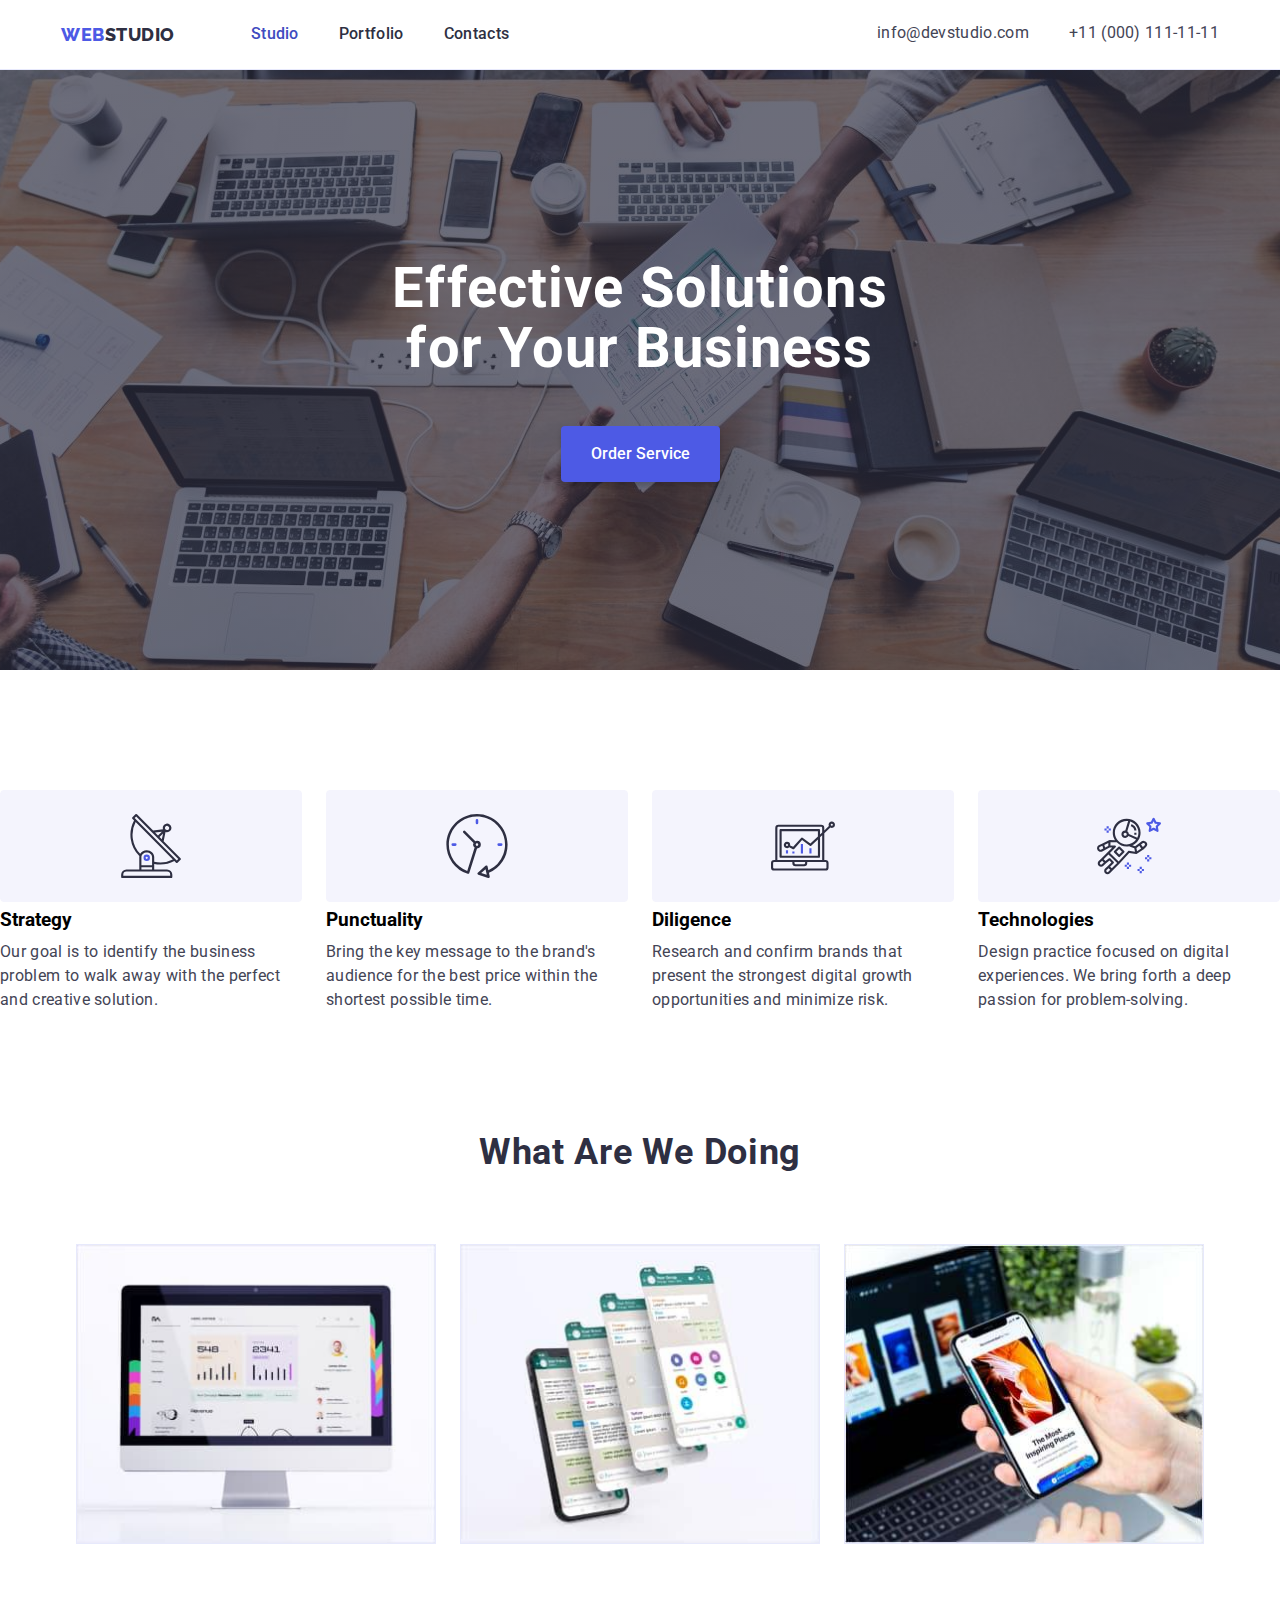
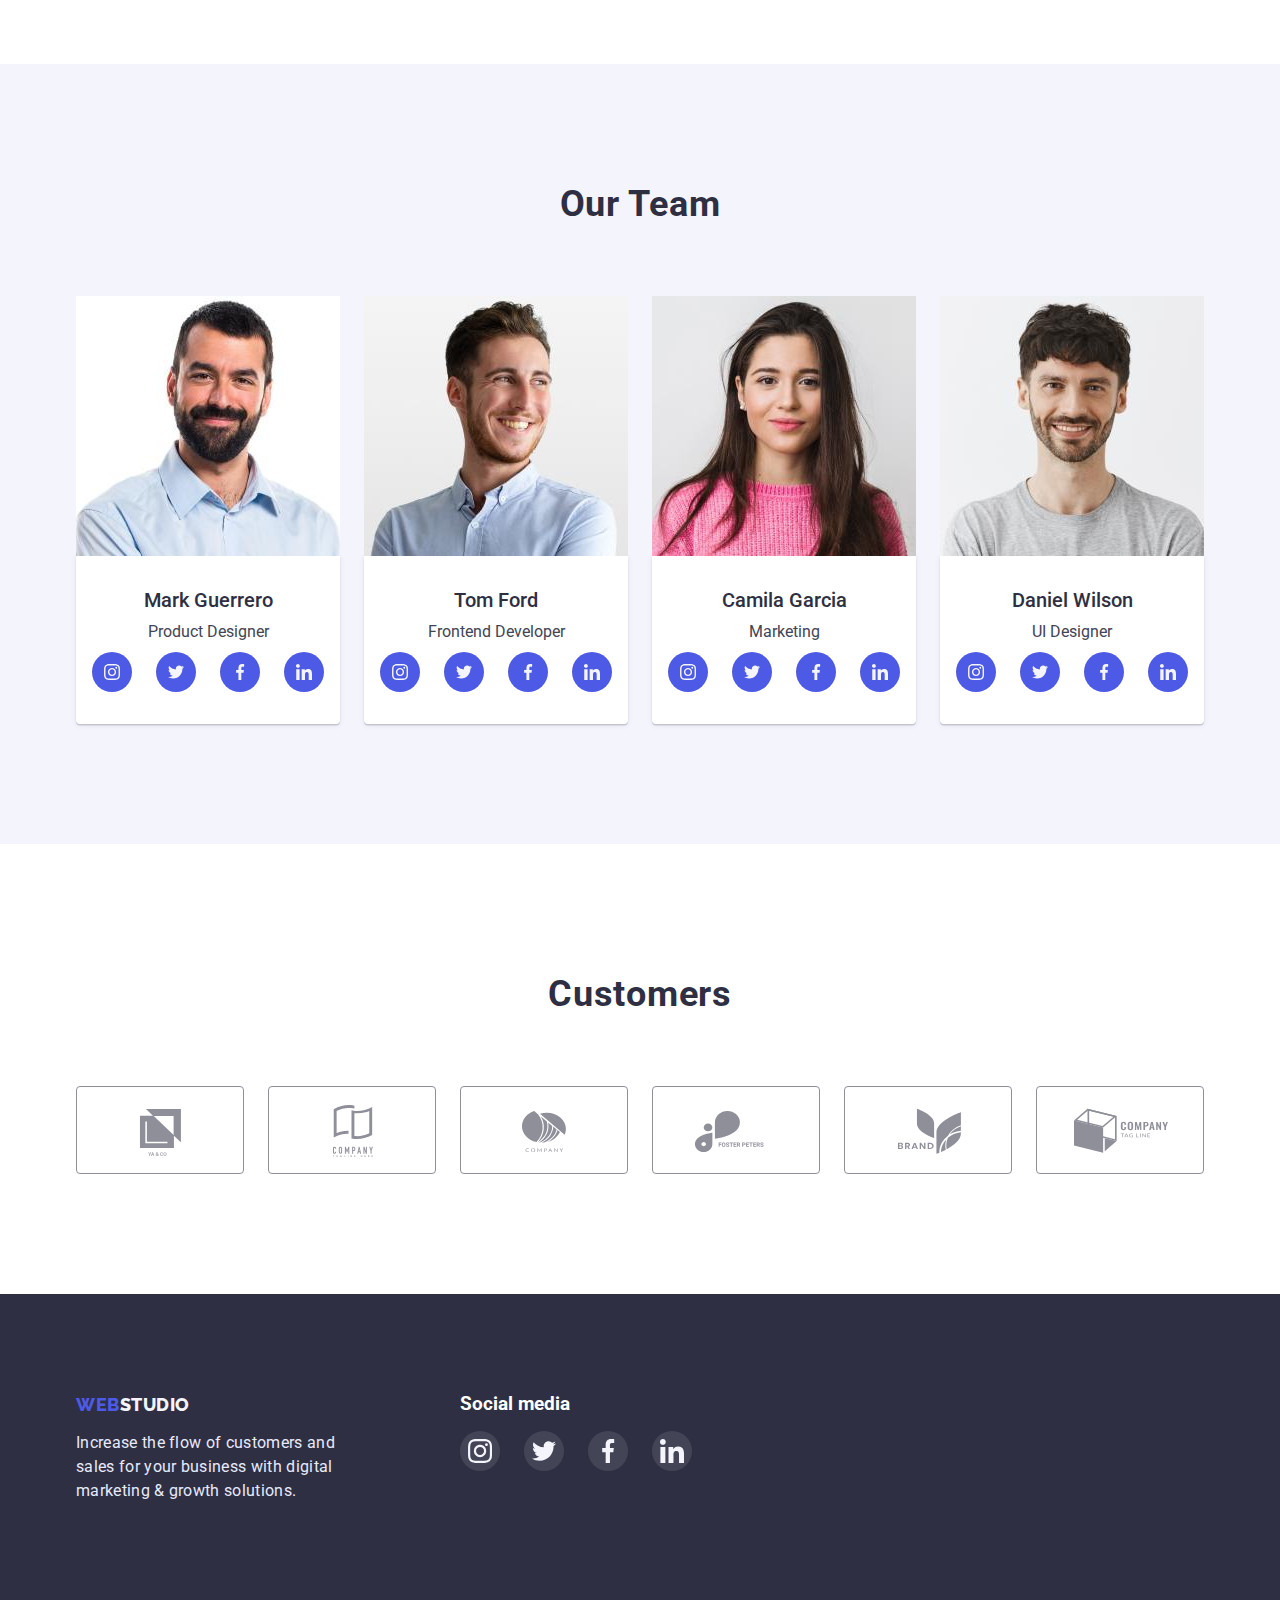
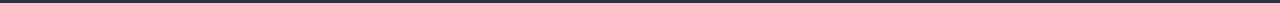
<file: index.html>
<!DOCTYPE html>
<html lang="en">

<head>
  <meta charset="UTF-8" />
  <meta http-equiv="X-UA-Compatible" content="IE=edge" />
  <meta name="viewport" content="width=device-width, initial-scale=1.0" />
  <title>WebStudio</title>
  <link type="text/css" rel="preconnect" href="https://fonts.gstatic.com" crossorigin />
  <link type="text/css" rel="stylesheet" href="./css/styles.css" />
</head>

<body>
  <!--Top line-->
  <header>
    <div class="container" id="header-container">
      <!-- Main navigation -->
      <nav>
        <a class="design-logo" href="./index.html">Web<span class="desing-logo-part">Studio</span></a>
        <ul class="main-nav-buttons">
          <li><a class="links current" href="./index.html">Studio</a></li>
          <li class="portfolio">
            <a class="links" href="./portfolio.html">Portfolio</a>
          </li>
          <li><a class="links" href="./contacts.html">Contacts</a></li>
        </ul>
      </nav>
      <address>
        <ul class="contacts">
          <li class="mail">
            <a class="links" href=" mailto:info@devstudio.com">info@devstudio.com</a>
          </li>
          <li class="tel">
            <a class="links" href="tel:+110001111111">+11 (000) 111-11-11</a>
          </li>
        </ul>
      </address>
      <!-- Contacts -->

    </div>
  </header>
  <!-- Main content-->
  <!--section1-->
  <main>
    <section class="section1">
      <div class="container">
        <h1>Effective Solutions for Your Business</h1>
        <button class="order-button" type="button">Order Service</button>
      </div>
    </section>
    <!--section2-->
    <section id="section2">
      <div class="container">
        <h2 class="visually-hidden">Our Advantages</h2>
        <ul class="adv-list">
          <li>
            <a href="#">
              <div class="icon-item">
                <svg height="64">
                  <use href="./images/icons.svg#icon-antenna-1"></use>
                </svg>
              </div>
            </a>
            <h3 class="adv-headings">Strategy</h3>
            <p class="avd-inf">
              Our goal is to identify the business problem to walk away with the
              perfect and creative solution.
            </p>
          </li>
          <li>
            <a href="#">
              <div class="icon-item">
                <svg height="64">
                  <use href="./images/icons.svg#icon-clock-1"></use>
                </svg>
              </div>
            </a>
            <h3 class="adv-headings">Punctuality</h3>
            <p class="avd-inf">
              Bring the key message to the brand's audience for the best price
              within the shortest possible time.
            </p>
          </li>
          <li>
            <a href="#">
              <div class="icon-item">
                <svg height="64">
                  <use href="./images/icons.svg#icon-diagram-1"></use>
                </svg>
              </div>
            </a>
            <h3 class="adv-headings">Diligence</h3>
            <p class="avd-inf">
              Research and confirm brands that present the strongest digital
              growth opportunities and minimize risk.
            </p>
          </li>
          <li>
            <a href="#">
              <div class="icon-item">
                <svg height="64">
                  <use href="./images/icons.svg#icon-astronaut-1"></use>
                </svg>
              </div>
            </a>
            <h3 class="adv-headings">Technologies</h3>
            <p class="avd-inf">
              Design practice focused on digital experiences. We bring forth a
              deep passion for problem-solving.
            </p>
          </li>
        </ul>
      </div>
    </section>
    <!--Services-->
    <!--section3-->
    <section id="section3">
      <div class="container">
        <h2 class="options-title">What are we doing</h2>
        <ul class="options-list">
          <li class="options-img">
            <img src="./images/scrn.jpg" alt="apps" width="360" />
          </li>
          <li class="options-img">
            <img src="./images/phone.jpg" alt="websites" width="360" />
          </li>
          <li class="options-img">
            <img src="./images/phonescrn.jpg" alt="social media" width="360" />
          </li>
        </ul>
      </div>
    </section>
    <!--Our team-->
    <!--section4-->
    <section id="team-members-section">
      <div class="container">
        <h2>Our Team</h2>
        <ul class="team-members-list">
          <li>
            <img src="./images/teammemb2.jpg" alt="Mark Guerrero" width="264" />
            <div class="member">
              <h3 class="member-name">Mark Guerrero</h3>
              <p class="member-job">Product Designer</p>
              <ul class="social-links">
                <li><a class="social-link-item" href="#">
                    <svg width="16" height="16">
                      <use href="./images/icons.svg#icon-instagram-2">
                      </use>
                    </svg>
                  </a></li>
                <li><a class="social-link-item" href="#"><svg width="16" height="16">
                      <use href="./images/icons.svg#icon-twitter-1">
                      </use>
                    </svg></a></li>
                <li><a class="social-link-item" href="#"><svg width="16" height="16">
                      <use href="./images/icons.svg#icon-facebook-1">
                      </use>
                    </svg></a></li>
                <li><a class="social-link-item" href="#"><svg width="16" height="16">
                      <use href="./images/icons.svg#icon-linkedin-1">
                      </use>
                    </svg></a></li>
              </ul>
            </div>
          </li>
          <li>
            <img src="./images/teammemb1.jpg" alt="Tom Ford" width="264" />
            <div class="member">
              <h3 class="member-name">Tom Ford</h3>
              <p class="member-job">Frontend Developer</p>
              <ul class="social-links">
                <li><a class="social-link-item" href="#">
                    <svg width="16" height="16">
                      <use href="./images/icons.svg#icon-instagram-2">
                      </use>
                    </svg>
                  </a></li>
                <li><a class="social-link-item" href="#"><svg width="16" height="16">
                      <use href="./images/icons.svg#icon-twitter-1">
                      </use>
                    </svg></a></li>
                <li><a class="social-link-item" href="#"><svg width="16" height="16">
                      <use href="./images/icons.svg#icon-facebook-1">
                      </use>
                    </svg></a></li>
                <li><a class="social-link-item" href="#"><svg width="16" height="16">
                      <use href="./images/icons.svg#icon-linkedin-1">
                      </use>
                    </svg></a></li>
              </ul>
            </div>
          </li>
          <li>
            <img src="./images/teammemb.jpg" alt="Camila Garcia" width="264" />
            <div class="member">

              <h3 class="member-name">Camila Garcia</h3>
              <p class="member-job">Marketing</p>
              <ul class="social-links">
                <li><a class="social-link-item" href="#">
                    <svg width="16" height="16">
                      <use href="./images/icons.svg#icon-instagram-2">
                      </use>
                    </svg>
                  </a></li>
                <li><a class="social-link-item" href="#"><svg width="16" height="16">
                      <use href="./images/icons.svg#icon-twitter-1">
                      </use>
                    </svg></a></li>
                <li><a class="social-link-item" href="#"><svg width="16" height="16">
                      <use href="./images/icons.svg#icon-facebook-1">
                      </use>
                    </svg></a></li>
                <li><a class="social-link-item" href="#"><svg width="16" height="16">
                      <use href="./images/icons.svg#icon-linkedin-1">
                      </use>
                    </svg></a></li>
              </ul>
            </div>
          </li>
          <li>
            <img src="./images/teammeb3.jpg" alt="Daniel Wilson" width="264" />
            <div class="member">

              <h3 class="member-name">Daniel Wilson</h3>
              <p class="member-job">UI Designer</p>
              <ul class="social-links">
                <li><a class="social-link-item" href="#">
                    <svg width="16" height="16">
                      <use href="./images/icons.svg#icon-instagram-2">
                      </use>
                    </svg>
                  </a></li>
                <li><a class="social-link-item" href="#"><svg width="16" height="16">
                      <use href="./images/icons.svg#icon-twitter-1">
                      </use>
                    </svg></a></li>
                <li><a class="social-link-item" href="#"><svg width="16" height="16">
                      <use href="./images/icons.svg#icon-facebook-1">
                      </use>
                    </svg></a></li>
                <li><a class="social-link-item" href="#"><svg width="16" height="16">
                      <use href="./images/icons.svg#icon-linkedin-1">
                      </use>
                    </svg></a></li>
              </ul>
            </div>
          </li>
        </ul>
      </div>
    </section>
    <!--section5-->
    <section id="section5">
      <div class="container">
        <h2>Customers</h2>
        <ul class="customers-list">
          <li class="customer-item"><svg class="customer-icon" width="104">
              <use href="./images/icons.svg#icon-Logo"></use>
            </svg></li>
          <li class="customer-item">
            <svg class="customer-icon" width="104">
              <use href="./images/icons.svg#icon-Logo-1"></use>
            </svg>
          </li>
          <li class="customer-item"><svg class="customer-icon" width="104">
              <use href="./images/icons.svg#icon-Logo-2"></use>
            </svg></li>
          <li class="customer-item"><svg class="customer-icon" width="104">
              <use href="./images/icons.svg#icon-Logo-3"></use>
            </svg></li>
          <li class="customer-item"><svg class="customer-icon" width="104">
              <use href="./images/icons.svg#icon-Logo-4"></use>
            </svg></li>
          <li class="customer-item"><svg class="customer-icon" width="104">
              <use href="./images/icons.svg#icon-Logo-5"></use>
            </svg></li>

        </ul>
      </div>
    </section>
  </main>
  <!--Footer-->
  <footer>
    <div class="container">
      <div class="footer-info">
        <a class="design-logo" href="./index.html">Web<span class="desing-logo-part2">Studio</span></a>
        <p class="footer-goal">
          Increase the flow of customers and sales for your business with digital
          marketing & growth solutions.
        </p>
      </div>
      <div class="footer-social-links">
        <h3 class="social-title">Social media</h3>
        <ul class="social-links">
          <li><a class="social-link-item" href="#">
              <svg width="24" height="24">
                <use href="./images/icons.svg#icon-instagram-2">
                </use>
              </svg>
            </a></li>
          <li><a class="social-link-item" href="#"><svg width="24" height="24">
                <use href="./images/icons.svg#icon-twitter-1">
                </use>
              </svg></a></li>
          <li><a class="social-link-item" href="#"><svg width="24" height="24">
                <use href="./images/icons.svg#icon-facebook-1">
                </use>
              </svg></a></li>
          <li><a class="social-link-item" href="#"><svg width="24" height="24">
                <use href="./images/icons.svg#icon-linkedin-1">
                </use>
              </svg></a></li>
        </ul>
      </div>
    </div>

  </footer>
</body>

</html>
</file>
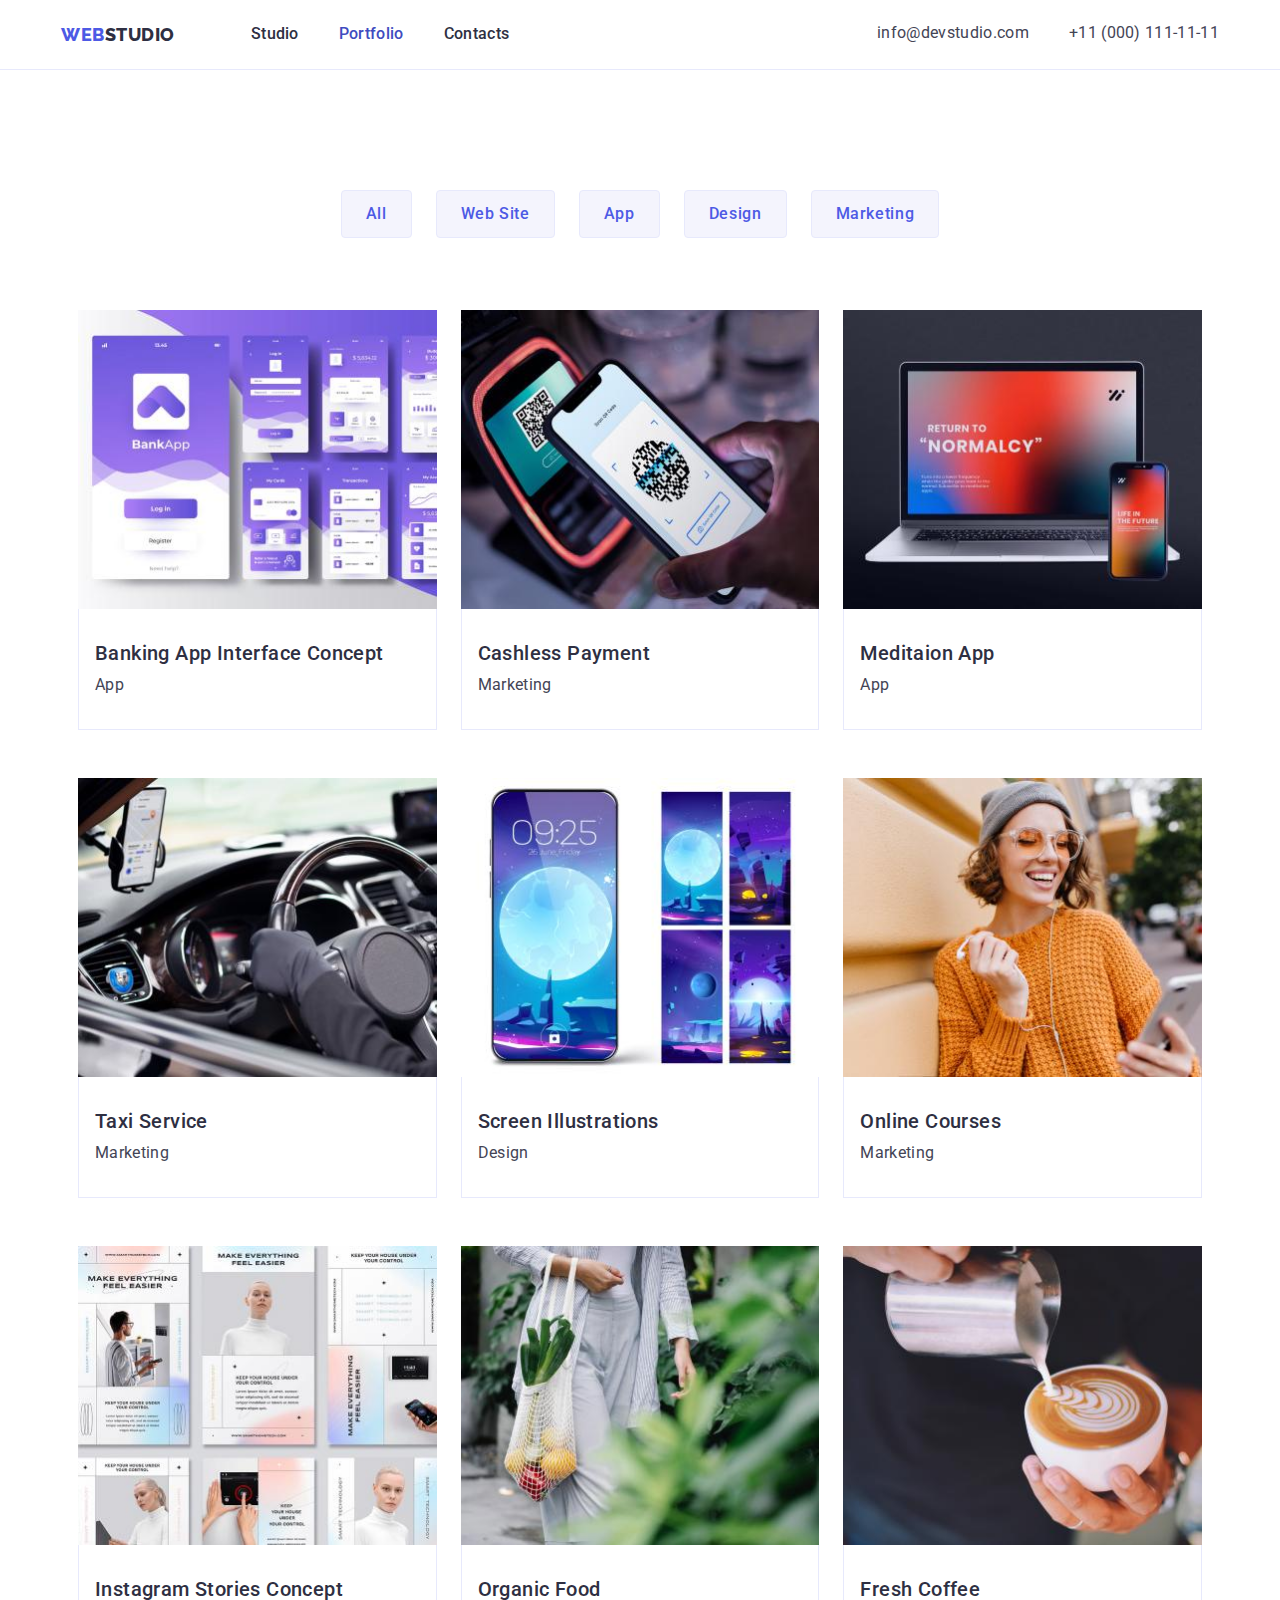
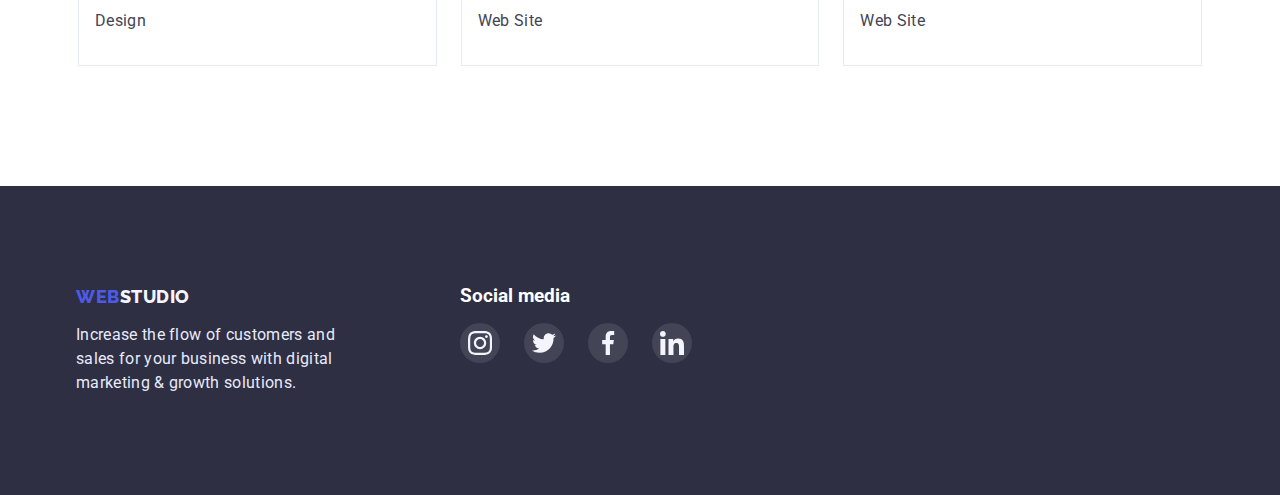
<file: portfolio.html>
<!DOCTYPE html>
<html lang="en">

<head>
  <meta charset="UTF-8" />
  <meta http-equiv="X-UA-Compatible" content="IE=edge" />
  <meta name="viewport" content="width=device-width, initial-scale=1.0" />
  <title>WebStudio</title>
  <link type="text/css" rel="preconnect" href="https://fonts.gstatic.com" crossorigin />
  <link type="text/css" rel="stylesheet" href="./css/styles.css" />

</head>

<body>
  <!--Top line-->
  <!--Top line-->
  <header>
    <div class="container" id="header-container">
      <!-- Main navigation -->
      <nav>
        <a class="design-logo" href="./index.html">Web<span class="desing-logo-part">Studio</span></a>
        <ul class="main-nav-buttons">
          <li><a class="links " href="./index.html">Studio</a></li>
          <li class="portfolio">
            <a class="links current" href="./portfolio.html">Portfolio</a>
          </li>
          <li><a class="links" href="./contacts.html">Contacts</a></li>
        </ul>
      </nav>
      <address>
        <ul class="contacts">
          <li class="mail">
            <a class="links" href=" mailto:info@devstudio.com">info@devstudio.com</a>
          </li>
          <li class="tel">
            <a class="links" href="tel:+110001111111">+11 (000) 111-11-11</a>
          </li>
        </ul>
      </address>
      <!-- Contacts -->

    </div>
  </header>
  <!-- top buttons main  -->
  <main>
    <section id="main-section">
      <div class="container">
        <h2 class="visually-hidden">Work Examples</h2>
        <ul class="panel-buttons">
          <li><button class="optins-button" type="button">All</button></li>
          <li><button class="optins-button" type="button">Web Site</button></li>
          <li><button class="optins-button" type="button">App</button></li>
          <li><button class="optins-button" type="button">Design</button></li>
          <li><button class="optins-button" type="button">Marketing</button></li>
        </ul>
        <!-- Work Examples  -->
        <ul class="work-examples">
          <li class="work-item">
            <a>
              <img src="./images/apps.jpg" alt="Banking App Interface Concept" width="360" />
              <div class="work-description">
                <h3 class="work-item-title">Banking App Interface Concept</h3>
                <p class="work-item-sphere">App</p>
              </div>
            </a>

          </li>
          <li class="work-item">
            <a>
              <img src="./images/marketing.jpg" alt="Cashless Payment" width="360" />
              <div class="work-description">
                <h3 class="work-item-title">Cashless Payment</h3>
                <p class="work-item-sphere">Marketing</p>
              </div>
            </a>

          </li>
          <li class="work-item">
            <a>
              <img src="./images/meditation.jpg" alt="Meditation App" width="360" />
              <div class="work-description">
                <h3 class="work-item-title">Meditaion App</h3>
                <p class="work-item-sphere">App</p>
              </div>
            </a>

          </li>
          <li class="work-item">
            <a>
              <img src="./images/taxiservice.jpg" alt="Taxi Service" width="360" />
              <div class="work-description">
                <h3 class="work-item-title">Taxi Service</h3>
                <p class="work-item-sphere">Marketing</p>
              </div>
            </a>

          </li>
          <li class="work-item">
            <a>
              <img src="./images/screenil.jpg" alt="Screen Illustrations" width="360" />
              <div class="work-description">
                <h3 class="work-item-title">Screen Illustrations</h3>
                <p class="work-item-sphere">Design</p>
              </div>
            </a>

          </li>
          <li class="work-item">

            <a>
              <img src="./images/onlinecourses.jpg" alt="Online Courses" width="360" />
              <div class="work-description">
                <h3 class="work-item-title">Online Courses</h3>
                <p class="work-item-sphere">Marketing</p>
              </div>
            </a>
          </li>
          <li class="work-item">
            <a>
              <img src="./images/instagram.jpg" alt="Instagram Stories Concept" width="360" />
              <div class="work-description">
                <h3 class="work-item-title">Instagram Stories Concept</h3>
                <p class="work-item-sphere">Design</p>
              </div>
            </a>

          </li>
          <li class="work-item">
            <a>
              <img src="./images/organicfood.jpg" alt="Organic Food" width="360" />
              <div class="work-description">
                <h3 class="work-item-title">Organic Food</h3>
                <p class="work-item-sphere">Web Site</p>
              </div>
            </a>

          </li>
          <li class="work-item">
            <a>
              <img src="./images/freshcoffee.jpg" alt="Fresh Coffee" width="360" />
              <div class="work-description">
                <h3 class="work-item-title">Fresh Coffee</h3>
                <p class="work-item-sphere">Web Site</p>
              </div>
            </a>

          </li>
        </ul>
      </div>
    </section>
  </main>

  <!-- Footer  -->
  <footer>
    <div class="container">
      <div class="footer-info">
        <a class="design-logo" href="./index.html">Web<span class="desing-logo-part2">Studio</span></a>
        <p class="footer-goal">
          Increase the flow of customers and sales for your business with digital
          marketing & growth solutions.
        </p>
      </div>
      <div class="footer-social-links">
        <h3 class="social-title">Social media</h3>
        <ul class="social-links">
          <li><a class="social-link-item" href="#">
              <svg width="24" height="24">
                <use href="./images/icons.svg#icon-instagram-2">
                </use>
              </svg>
            </a></li>
          <li><a class="social-link-item" href="#"><svg width="24" height="24">
                <use href="./images/icons.svg#icon-twitter-1">
                </use>
              </svg></a></li>
          <li><a class="social-link-item" href="#"><svg width="24" height="24">
                <use href="./images/icons.svg#icon-facebook-1">
                </use>
              </svg></a></li>
          <li><a class="social-link-item" href="#"><svg width="24" height="24">
                <use href="./images/icons.svg#icon-linkedin-1">
                </use>
              </svg></a></li>
        </ul>
      </div>
    </div>

  </footer>
</body>


</html>
</file>
<file: css/styles.css>
@import url("https://fonts.googleapis.com/css2?family=Roboto:wght@400;500;700&display=swap");
@import url("https://fonts.googleapis.com/css2?family=Raleway:wght@800&display=swap");
@import url("https://cdnjs.cloudflare.com/ajax/libs/modern-normalize/1.1.0/modern-normalize.min.css");
* {
  box-sizing: border-box;
}
:root {
  --primary-brand: #4d5ae5;
  --dark: #2e2f42;
  --light: #f4f4fd;
  --text: #434455;
  --accent: #e7e9fc;
  --pressed-state: #404bbf;
  --subtle-text: #8e8f99;
  --success: #31d0aa;
}
body {
  background-color: white;
  margin: 0;
  font-family: "Roboto";
}
ul {
  margin: 0;
  padding: 0;
}
img {
  display: block;
  max-width: 100%;
  height: auto;
}
p,
h1,
h2,
h3,
h4,
h5,
h6 {
  margin: 0;
}
/*header*/
.container {
  width: 100%;
  max-width: 1158px;
  padding: 0 15px;
  margin: 0 auto;
}
#header-container {
  display: flex;
  justify-content: space-between;
  padding: 24px 0;
}
header {
  width: 100%;
  display: flex;
  align-items: center;

  border-bottom: 1px solid var(--accent);
}

/*navigation*/

nav {
  display: flex;
  align-items: center;
  justify-content: space-around;
}
.design-logo {
  font-family: "Raleway";
  margin-right: 76px;
  text-transform: uppercase;
  text-decoration: none;
  font-weight: 800;
  font-size: 18px;
  line-height: 21px;
  display: flex;
  align-items: center;
  letter-spacing: 0.03em;
  color: var(--primary-brand);
}

.desing-logo-part {
  text-decoration: none;
  display: flex;
  align-items: center;
  color: var(--dark);
}
.desing-logo-part2 {
  text-decoration: none;
  display: flex;
  align-items: center;
  color: var(--light);
}
.main-nav-buttons {
  display: flex;
  font-family: "Roboto";
  font-weight: 500;
  font-size: 16px;
  letter-spacing: 0.02em;
  list-style-type: none;
  cursor: pointer;
  flex-grow: 1;
  gap: 40px;
}

.main-nav-buttons .links {
  color: var(--dark);
}
.main-nav-buttons .links:active {
  color: var(--pressed-state);
  text-decoration: underline var(--pressed-state);
}

.links {
  text-decoration-line: none;
}
.links.current {
  color: var(--pressed-state);
}
/*contacts*/
.contacts {
  font-size: 16px;
  letter-spacing: 0.02em;
  align-items: center;
  display: flex;
  list-style-type: none;
}

.contacts .mail {
  margin-right: 40px;
}
.contacts a {
  font-style: normal;
  color: var(--text);
}
.contacts a:active {
  color: var(--pressed-state);
}
/*section*/
.section1 {
  display: flex;
  padding: 188px 0;
  align-items: center;
  justify-content: center;
  flex-direction: column;
  background-repeat: no-repeat;
  background-image: linear-gradient(
      0deg,
      rgba(46, 47, 66, 0.7),
      rgba(46, 47, 66, 0.7)
    ),
    url(../images/peopleoffice.jpg);
  background-position: center;
  background-size: 1440px, auto;
}
h1 {
  font-weight: 700;
  font-size: 56px;
  line-height: 60px;
  text-align: center;
  letter-spacing: 0.02em;
  color: white;
  margin: 0 auto 48px auto;
  width: 496px;
}
.order-button {
  width: 159px;
  height: 56px;
  font-family: "Roboto";
  margin: auto;
  font-weight: 500;
  font-size: 16px;
  display: flex;
  background-color: var(--primary-brand);
  box-shadow: 0px 4px 4px rgba(0, 0, 0, 0.15);
  cursor: pointer;
  border-radius: 4px;
  align-items: center;
  justify-content: center;
  color: white;
  padding: 0;
  border: 0;
}
.order-button:hover {
  background-color: var(--pressed-state);
}
.visually-hidden {
  position: absolute;
  width: 1px;
  height: 1px;
  margin: -1px;
  border: 0;
  padding: 0;
  white-space: nowrap;
  clip-path: inset(100%);
  clip: rect(0 0 0 0);
  overflow: hidden;
}
/*section2*/
#section2 {
  padding: 120px 0;
}
.adv-list {
  display: flex;
  list-style-type: none;
  justify-content: center;
  gap: 24px;
}
.icon-item {
  width: 100%;
  height: 112px;
  border: 1px solid var(--light);
  background-color: var(--light);
  border-radius: 4px;
  display: flex;
  justify-content: center;
  align-items: center;
  margin-bottom: 8px;
}
h2 {
  font-weight: 700;
  font-size: 36px;
  line-height: 40px;
  text-align: center;
  letter-spacing: 0.02em;
  text-transform: capitalize;
  color: var(--dark);
}
.adv-headings {
  margin-bottom: 8px;
}
.avd-inf {
  font-size: 16px;
  line-height: 24px;
  letter-spacing: 0.02em;
  color: var(--text);
  padding: 0px;
}
/*Services*/
/*section3*/
#section3 {
  padding-bottom: 120px;
}
h2 {
  text-transform: capitalize;
  text-align: center;
  margin-bottom: 72px;
}
.options-list {
  justify-content: center;
  gap: 24px;
  list-style-type: none;
  display: flex;
}
.options-img {
  box-sizing: border-box;
  background-blend-mode: soft-light, normal;
  border: 1px solid var(--accent);
}
/*Our team*/
/*section4*/
#team-members-section {
  padding: 120px 0;
  background-color: var(--light);
}
.team-members-list {
  justify-content: center;
  gap: 24px;
  list-style-type: none;
  display: flex;
  flex-wrap: wrap;
}
.member {
  padding: 32px 0;
  text-align: center;
  background: white;
  box-shadow: 0px 1px 6px rgba(46, 47, 66, 0.08),
    0px 1px 1px rgba(46, 47, 66, 0.16), 0px 2px 1px rgba(46, 47, 66, 0.08);
  border-radius: 0px 0px 4px 4px;
}
.member-name {
  font-weight: 500;
  font-size: 20px;
  line-height: 24px;
  color: var(--dark);
  margin-bottom: 8px;
}
.member-job {
  font-size: 16px;
  line-height: 24px;
  color: var(--text);
  margin-bottom: 8px;
}
.social-links {
  justify-content: center;
  gap: 24px;
  list-style-type: none;
  display: flex;
}
.social-link-item {
  display: flex;
  justify-content: center;
  align-items: center;
  background-color: var(--primary-brand);
  width: 40px;
  height: 40px;
  border-radius: 50%;
}
.social-link-item:hover {
  background-color: var(--pressed-state);
}
/*section5*/
#section5 {
  padding-top: 130px;
  margin-bottom: 120px;
}
.customers-list {
  justify-content: center;
  gap: 24px;
  list-style-type: none;
  display: flex;
}
.customer-item {
  fill: currentColor;
  color: var(--subtle-text);
  border: 1px solid currentColor;
  border-radius: 4px;
  display: flex;
  height: 88px;
  width: 168px;
  justify-content: center;
  align-items: center;
  cursor: pointer;
}
.customer-item:hover {
  color: var(--pressed-state);
}

/*footer*/
footer {
  padding: 100px 0;
  background: var(--dark);
  align-items: center;
  display: flex;
}
.footer-goal {
  width: 264px;
  font-size: 16px;
  line-height: 24px;
  letter-spacing: 0.02em;
  color: var(--accent);
  margin-top: 16px;
}
footer .container {
  display: flex;
  gap: 120px;
}
.social-title {
  color: white;
  margin-bottom: 16px;
}
footer .social-link-item {
  background-color: rgba(255, 255, 255, 0.1);
}
footer .social-link-item:hover {
  background-color: var(--success);
}
/*PORTFOLIO*/
#main-section {
  padding: 120px 0;
}
.panel-buttons {
  list-style-type: none;
  justify-content: center;
  display: flex;
  flex-direction: row;
  align-items: flex-start;
  padding: 0px;
  gap: 24px;
  margin-bottom: 72px;
}
.optins-button {
  padding: 12px 24px;
  height: 48px;
  background: var(--light);
  border: 1px solid var(--accent);
  border-radius: 4px;
  /*text button*/
  font-family: "Roboto";

  font-weight: 500;
  font-size: 16px;
  line-height: 24px;
  display: flex;
  align-items: center;
  text-align: center;
  letter-spacing: 0.04em;
  color: var(--primary-brand);
  cursor: pointer;
}
.optins-button:hover {
  background-color: var(--pressed-state);
  color: white;
  box-shadow: 0px 4px 4px rgba(0, 0, 0, 0.15);
}

.work-examples {
  justify-content: center;
  row-gap: 48px;
  column-gap: 24px;
  list-style-type: none;
  display: flex;
  flex-wrap: wrap;
}
.work-item {
  flex-basis: calc((100% - 52px) / 3);
  background: white;
}
.work-item:hover {
  box-shadow: 0px 1px 6px rgba(46, 47, 66, 0.08),
    0px 1px 1px rgba(46, 47, 66, 0.16), 0px 2px 1px rgba(46, 47, 66, 0.08);
}
.work-item-title {
  font-weight: 500;
  font-size: 20px;
  line-height: 24px;
  letter-spacing: 0.02em;
  color: var(--dark);
  margin-bottom: 8px;
}
.work-item-sphere {
  font-size: 16px;
  line-height: 24px;
  letter-spacing: 0.02em;
  color: var(--text);
}
.work-description {
  padding: 32px 0 32px 16px;
  border: 1px solid var(--accent);
  border-width: 0 1px 1px 1px;
}
</file>
